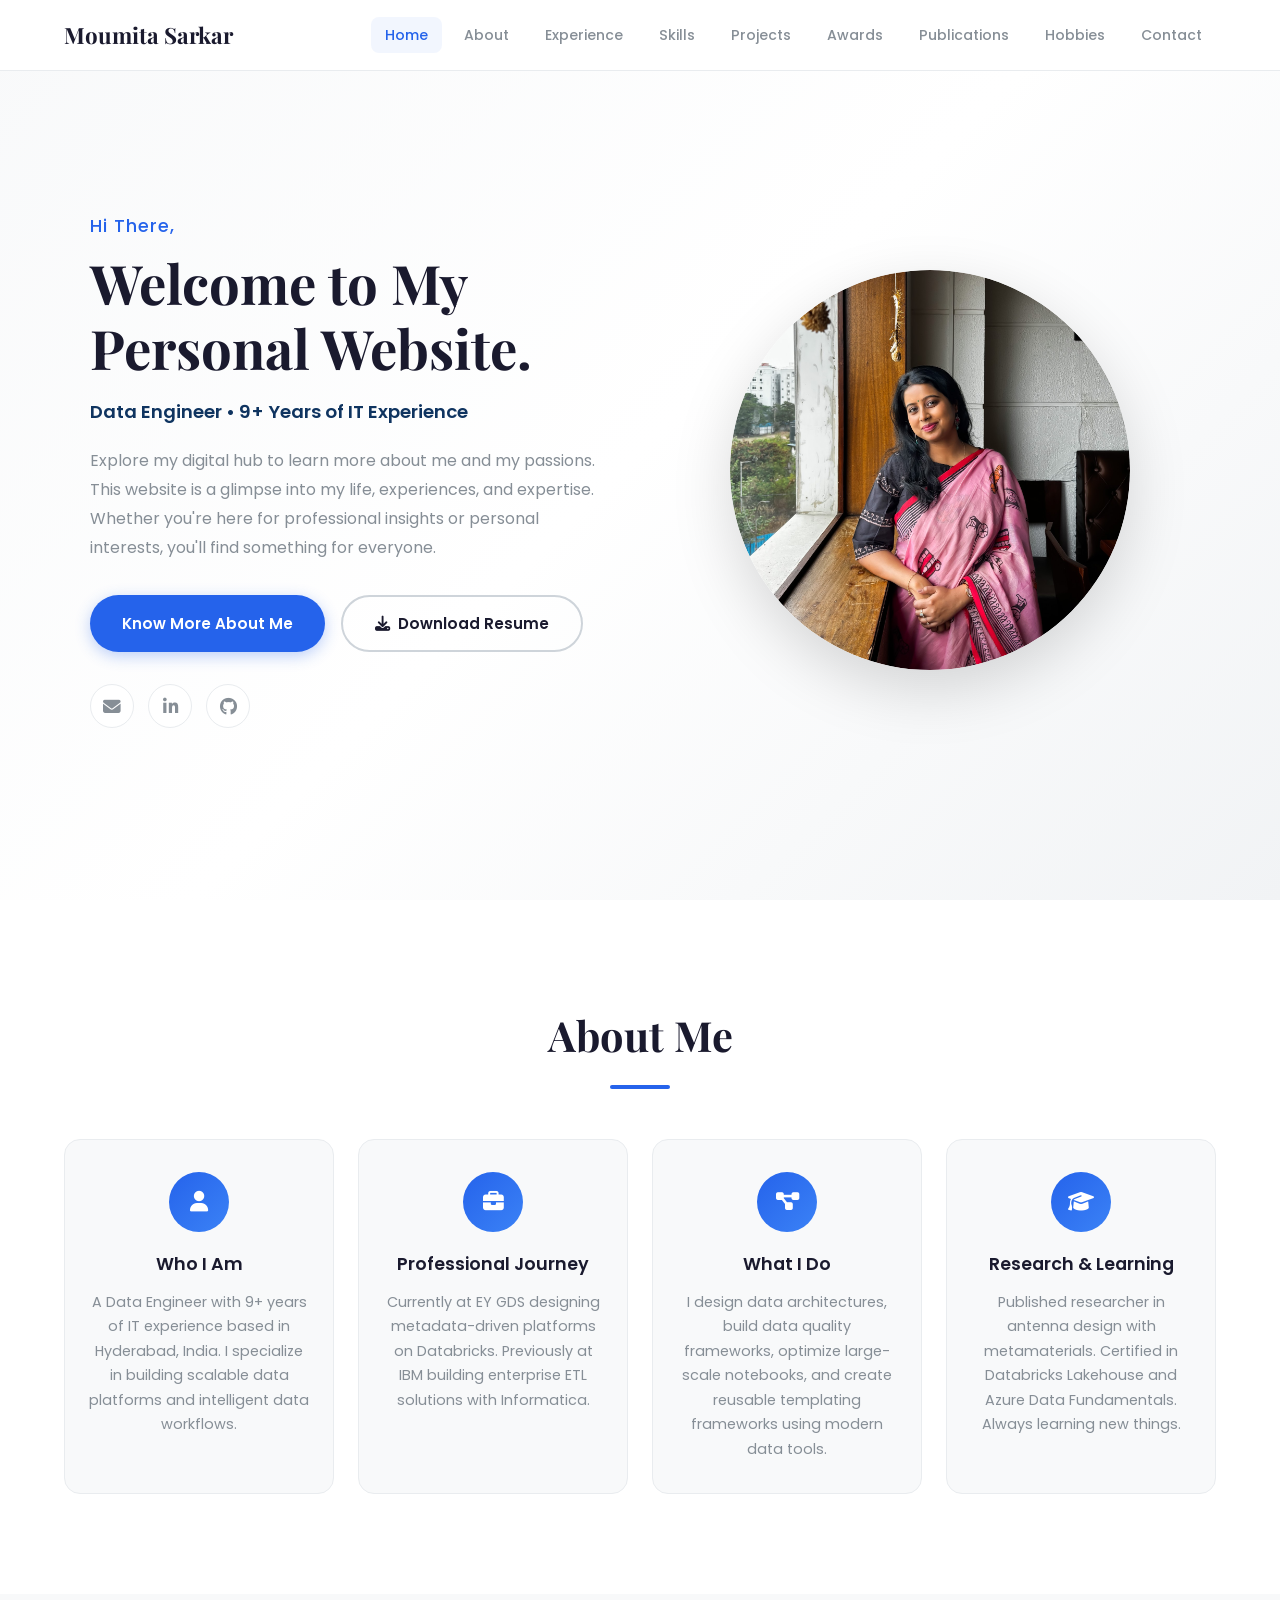
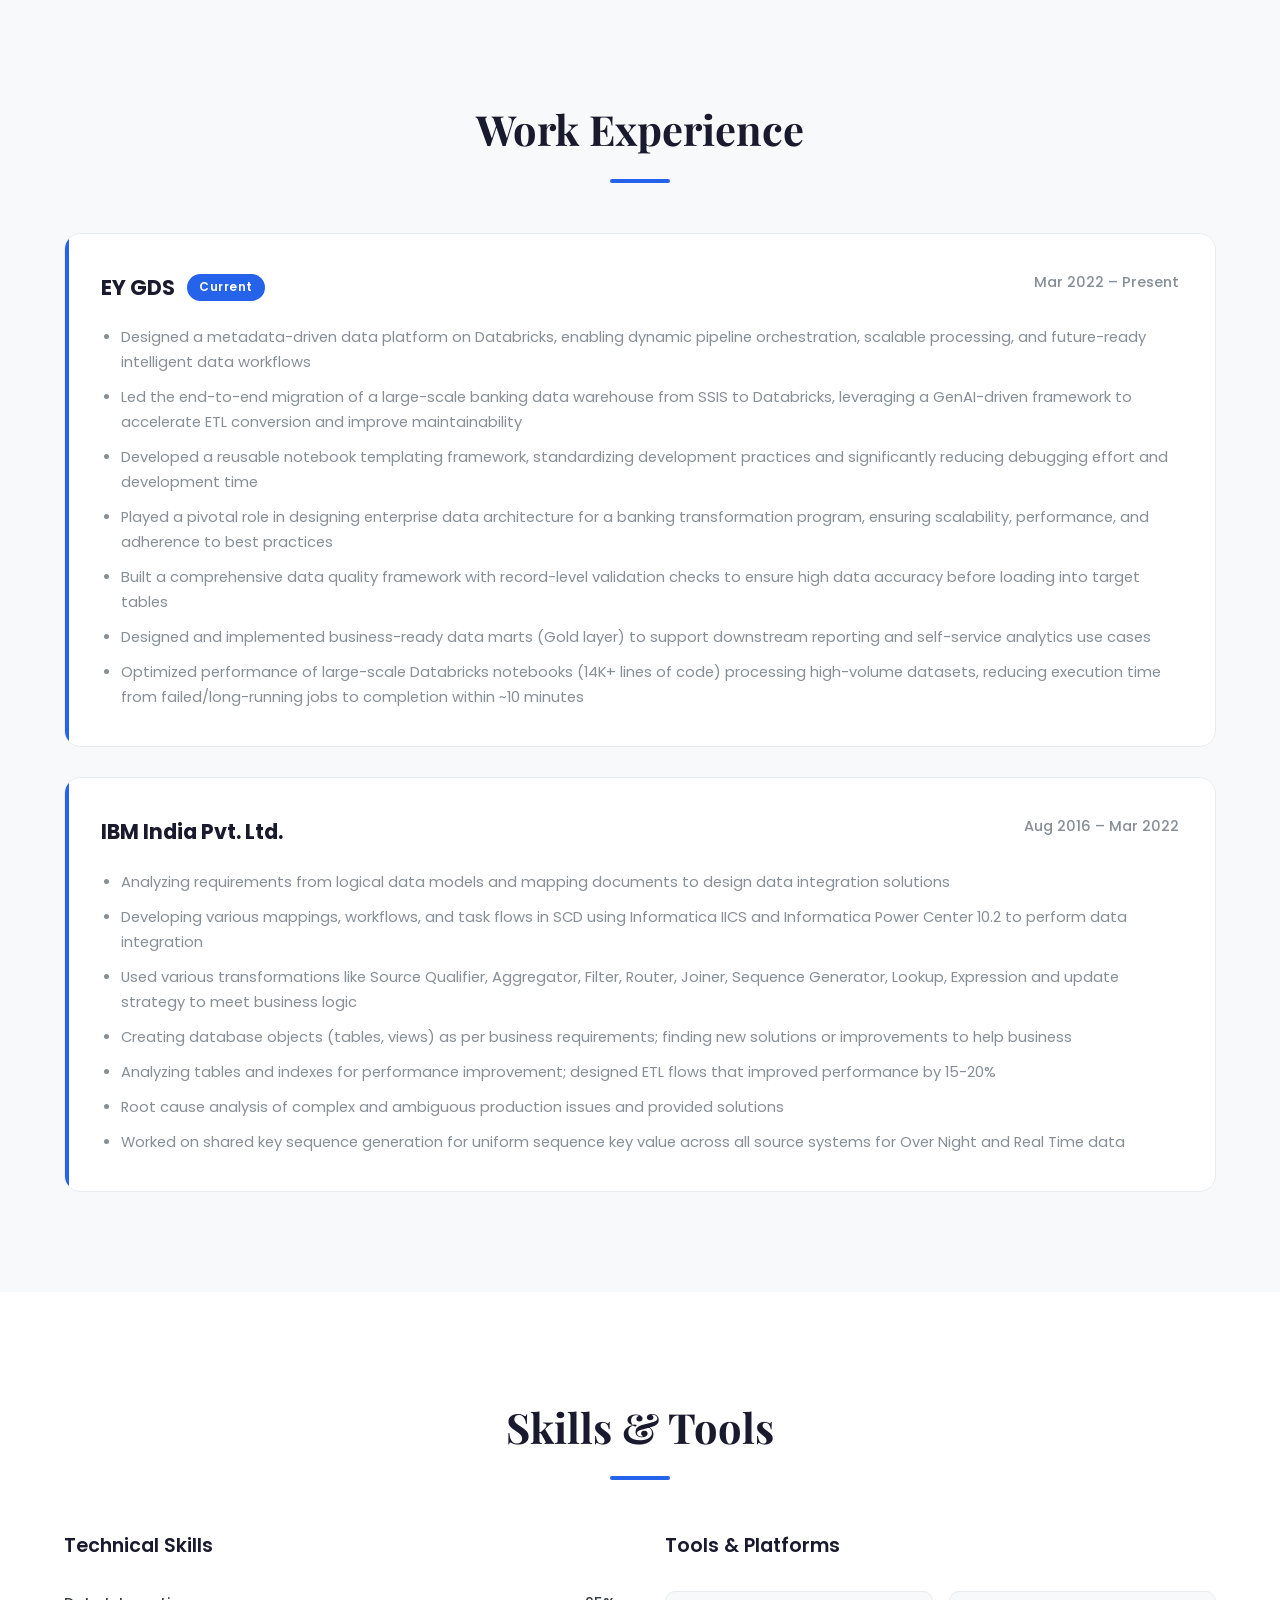
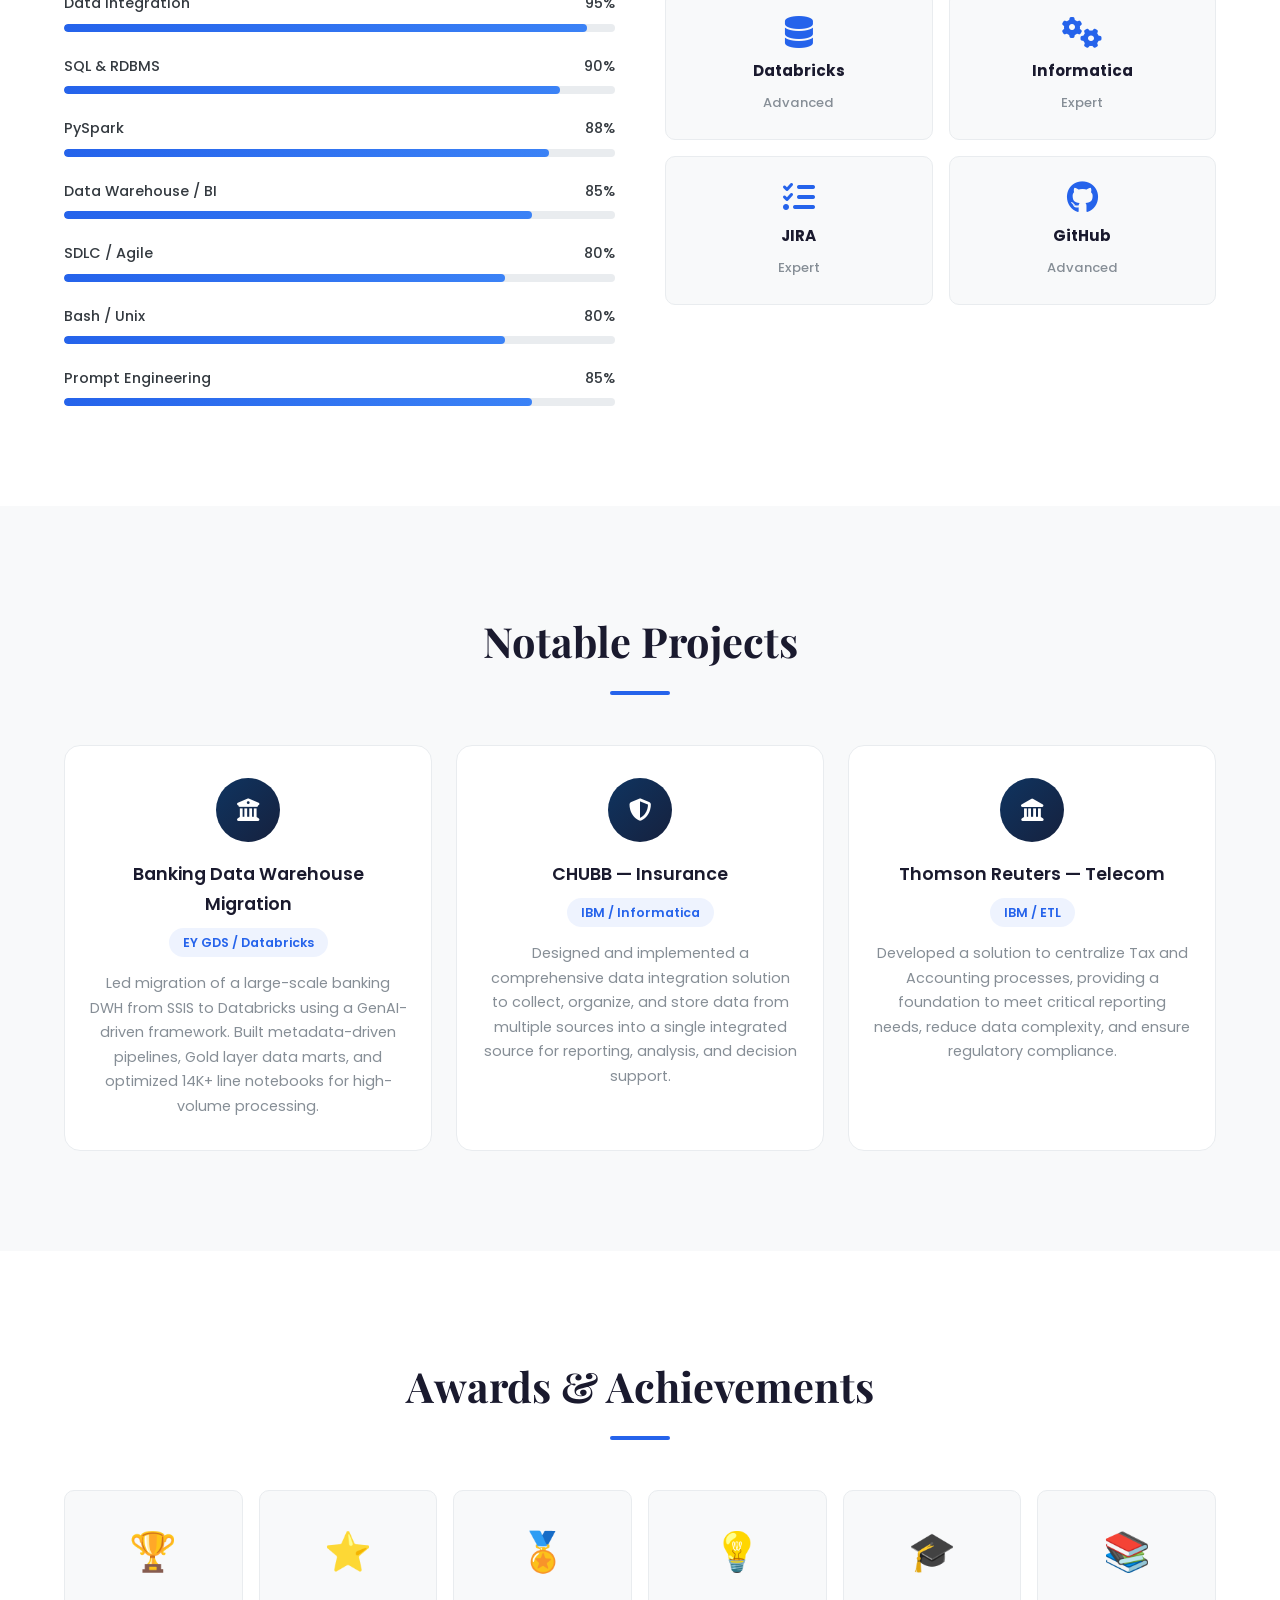
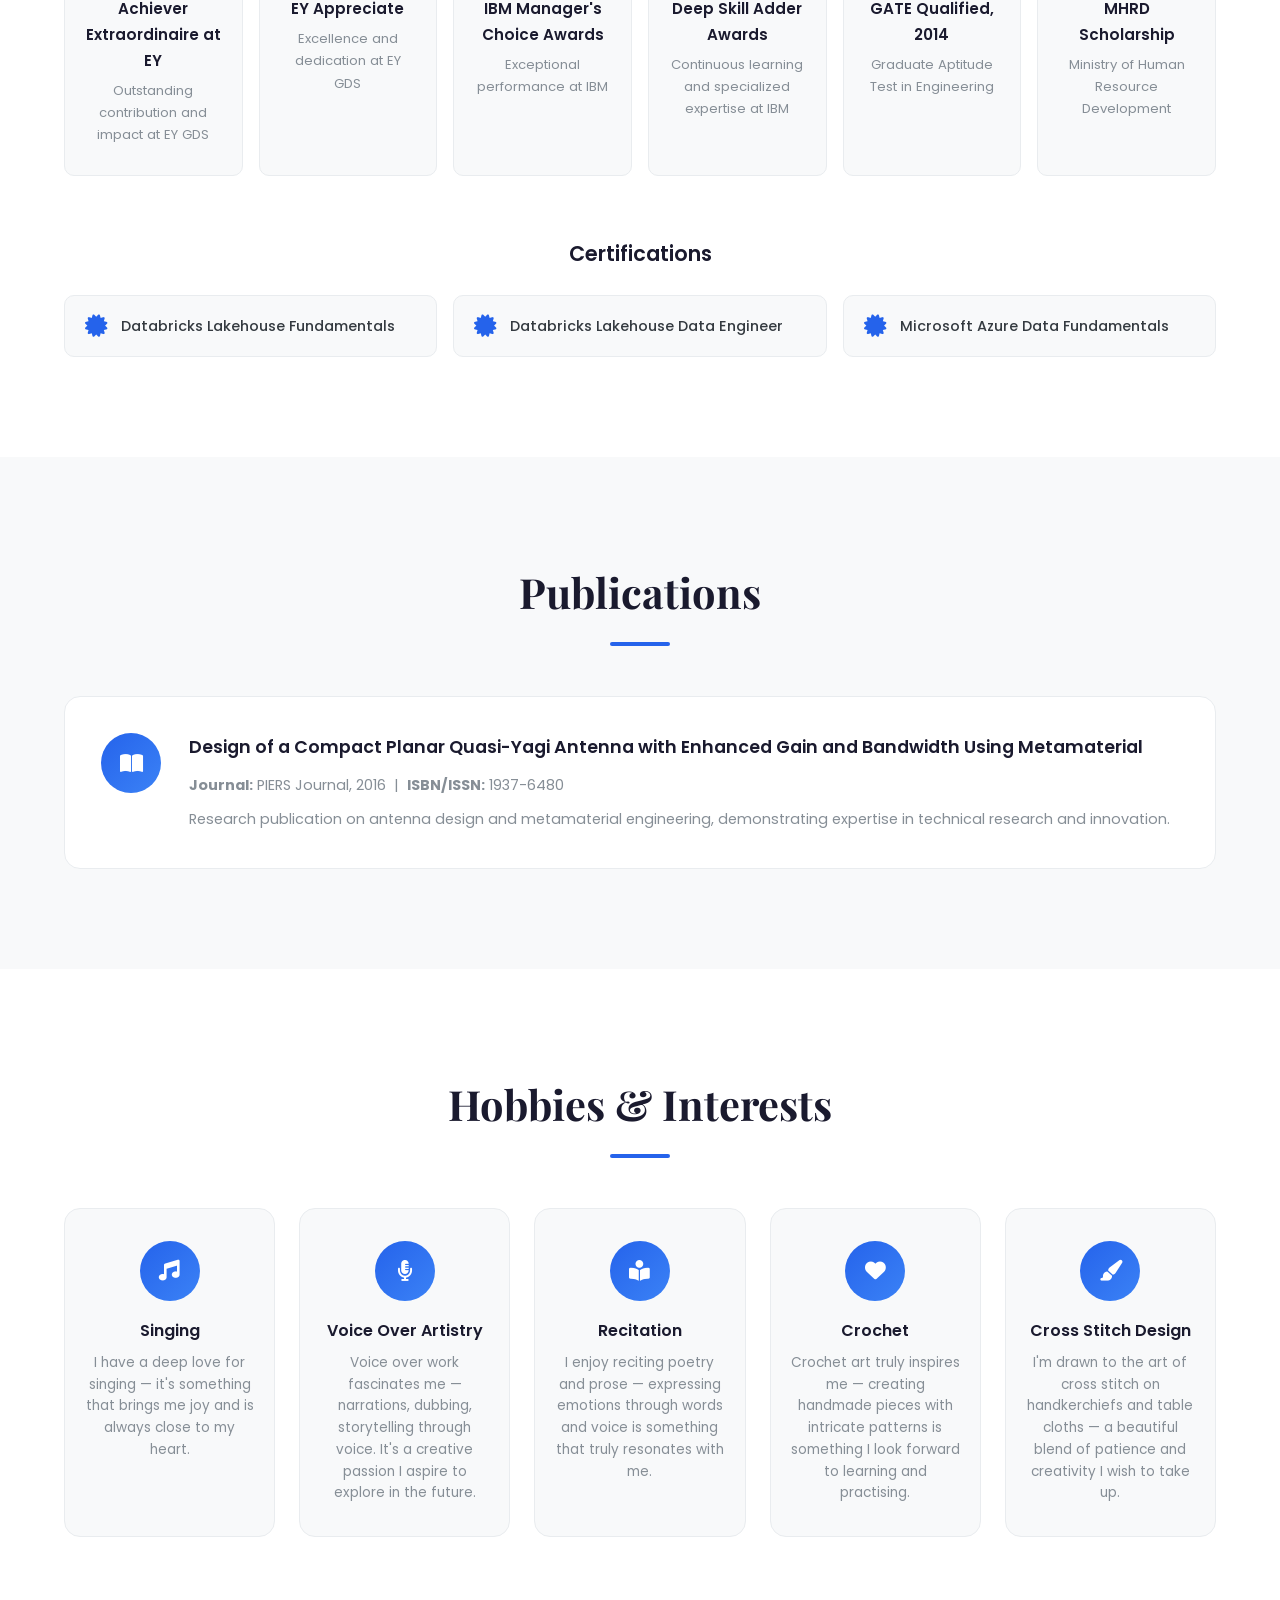
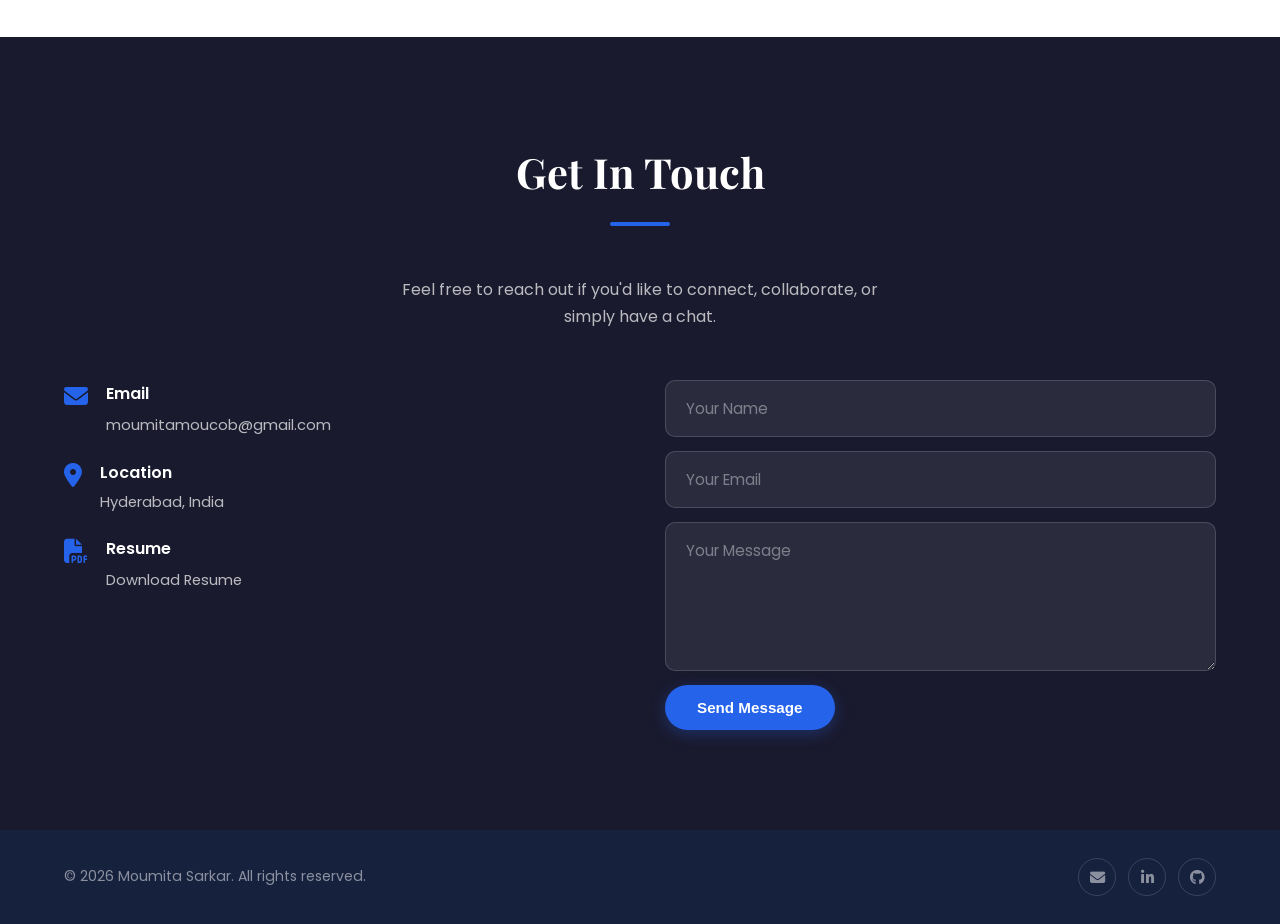
<file: index.html>
<!DOCTYPE html>
<html lang="en">
<head>
    <meta charset="UTF-8">
    <meta name="viewport" content="width=device-width, initial-scale=1.0">
    <title>Moumita Sarkar - Data Engineer Portfolio</title>
    <link rel="stylesheet" href="styles.css">
    <link rel="stylesheet" href="https://cdnjs.cloudflare.com/ajax/libs/font-awesome/6.4.0/css/all.min.css">
    <link rel="preconnect" href="https://fonts.googleapis.com">
    <link rel="preconnect" href="https://fonts.gstatic.com" crossorigin>
    <link href="https://fonts.googleapis.com/css2?family=Poppins:wght@300;400;500;600;700&family=Playfair+Display:wght@400;600;700&display=swap" rel="stylesheet">
</head>
<body>
    <!-- Navigation -->
    <nav class="navbar" id="navbar">
        <div class="nav-container">
            <a href="#home" class="nav-logo">Moumita Sarkar</a>
            <ul class="nav-menu" id="nav-menu">
                <li><a href="#home" class="nav-link">Home</a></li>
                <li><a href="#about" class="nav-link">About</a></li>
                <li><a href="#experience" class="nav-link">Experience</a></li>
                <li><a href="#skills" class="nav-link">Skills</a></li>
                <li><a href="#projects" class="nav-link">Projects</a></li>
                <li><a href="#awards" class="nav-link">Awards</a></li>
                <li><a href="#publications" class="nav-link">Publications</a></li>
                <li><a href="#hobbies" class="nav-link">Hobbies</a></li>
                <li><a href="#contact" class="nav-link">Contact</a></li>
            </ul>
            <div class="hamburger" id="hamburger">
                <span></span><span></span><span></span>
            </div>
        </div>
    </nav>

    <!-- Hero Section -->
    <section id="home" class="hero">
        <div class="hero-container">
            <div class="hero-text">
                <p class="hero-greeting">Hi There,</p>
                <h1 class="hero-title">Welcome to My<br>Personal Website.</h1>
                <p class="hero-subtitle">Data Engineer &bull; 9+ Years of IT Experience</p>
                <p class="hero-description">Explore my digital hub to learn more about me and my passions. This website is a glimpse into my life, experiences, and expertise. Whether you're here for professional insights or personal interests, you'll find something for everyone.</p>
                <div class="hero-cta">
                    <a href="#about" class="btn-cta">Know More About Me</a>
                    <a href="resume.html" class="btn-cta-outline" target="_blank" rel="noopener"><i class="fas fa-download"></i> Download Resume</a>
                </div>
                <div class="hero-socials">
                    <a href="mailto:moumitamoucob@gmail.com?subject=Reaching%20Out%20After%20Viewing%20Your%20Profile" title="Email"><i class="fas fa-envelope"></i></a>
                    <a href="https://www.linkedin.com/in/moumita-sarkar-88948894/" target="_blank" rel="noopener" title="LinkedIn"><i class="fab fa-linkedin-in"></i></a>
                    <a href="#" title="GitHub"><i class="fab fa-github"></i></a>
                </div>
            </div>
            <div class="hero-image">
                <div class="hero-image-wrapper">
                    <img id="profile-photo" src="assets/profile_image.jpg" alt="Moumita Sarkar">
                    <button class="photo-upload-btn" onclick="openAdmin()" title="Change Photo"><i class="fas fa-camera"></i></button>
                </div>
            </div>
        </div>
    </section>

    <!-- About Section -->
    <section id="about" class="discover">
        <div class="section-container">
            <h2 class="section-title">About Me</h2>
            <div class="discover-grid">
                <div class="discover-card">
                    <div class="discover-icon"><i class="fas fa-user"></i></div>
                    <h3>Who I Am</h3>
                    <p>A Data Engineer with 9+ years of IT experience based in Hyderabad, India. I specialize in building scalable data platforms and intelligent data workflows.</p>
                </div>
                <div class="discover-card">
                    <div class="discover-icon"><i class="fas fa-briefcase"></i></div>
                    <h3>Professional Journey</h3>
                    <p>Currently at EY GDS designing metadata-driven platforms on Databricks. Previously at IBM building enterprise ETL solutions with Informatica.</p>
                </div>
                <div class="discover-card">
                    <div class="discover-icon"><i class="fas fa-project-diagram"></i></div>
                    <h3>What I Do</h3>
                    <p>I design data architectures, build data quality frameworks, optimize large-scale notebooks, and create reusable templating frameworks using modern data tools.</p>
                </div>
                <div class="discover-card">
                    <div class="discover-icon"><i class="fas fa-graduation-cap"></i></div>
                    <h3>Research &amp; Learning</h3>
                    <p>Published researcher in antenna design with metamaterials. Certified in Databricks Lakehouse and Azure Data Fundamentals. Always learning new things.</p>
                </div>
            </div>
        </div>
    </section>

    <!-- Experience Section -->
    <section id="experience" class="experience">
        <div class="section-container">
            <h2 class="section-title">Work Experience</h2>
            <div class="exp-timeline">
                <div class="exp-card">
                    <div class="exp-header">
                        <div class="exp-company">
                            <h3>EY GDS</h3>
                            <span class="exp-badge">Current</span>
                        </div>
                        <span class="exp-date">Mar 2022 – Present</span>
                    </div>
                    <ul class="exp-list">
                        <li>Designed a metadata-driven data platform on Databricks, enabling dynamic pipeline orchestration, scalable processing, and future-ready intelligent data workflows</li>
                        <li>Led the end-to-end migration of a large-scale banking data warehouse from SSIS to Databricks, leveraging a GenAI-driven framework to accelerate ETL conversion and improve maintainability</li>
                        <li>Developed a reusable notebook templating framework, standardizing development practices and significantly reducing debugging effort and development time</li>
                        <li>Played a pivotal role in designing enterprise data architecture for a banking transformation program, ensuring scalability, performance, and adherence to best practices</li>
                        <li>Built a comprehensive data quality framework with record-level validation checks to ensure high data accuracy before loading into target tables</li>
                        <li>Designed and implemented business-ready data marts (Gold layer) to support downstream reporting and self-service analytics use cases</li>
                        <li>Optimized performance of large-scale Databricks notebooks (14K+ lines of code) processing high-volume datasets, reducing execution time from failed/long-running jobs to completion within ~10 minutes</li>
                    </ul>
                </div>
                <div class="exp-card">
                    <div class="exp-header">
                        <div class="exp-company">
                            <h3>IBM India Pvt. Ltd.</h3>
                        </div>
                        <span class="exp-date">Aug 2016 – Mar 2022</span>
                    </div>
                    <ul class="exp-list">
                        <li>Analyzing requirements from logical data models and mapping documents to design data integration solutions</li>
                        <li>Developing various mappings, workflows, and task flows in SCD using Informatica IICS and Informatica Power Center 10.2 to perform data integration</li>
                        <li>Used various transformations like Source Qualifier, Aggregator, Filter, Router, Joiner, Sequence Generator, Lookup, Expression and update strategy to meet business logic</li>
                        <li>Creating database objects (tables, views) as per business requirements; finding new solutions or improvements to help business</li>
                        <li>Analyzing tables and indexes for performance improvement; designed ETL flows that improved performance by 15-20%</li>
                        <li>Root cause analysis of complex and ambiguous production issues and provided solutions</li>
                        <li>Worked on shared key sequence generation for uniform sequence key value across all source systems for Over Night and Real Time data</li>
                    </ul>
                </div>
            </div>
        </div>
    </section>

    <!-- Skills Section -->
    <section id="skills" class="skills-section">
        <div class="section-container">
            <h2 class="section-title">Skills &amp; Tools</h2>
            <div class="skills-wrapper">
                <div class="skills-col">
                    <h3 class="skills-col-title">Technical Skills</h3>
                    <div class="skill-bars">
                        <div class="skill-row">
                            <div class="skill-info"><span>Data Integration</span><span>95%</span></div>
                            <div class="skill-track"><div class="skill-fill" data-width="95"></div></div>
                        </div>
                        <div class="skill-row">
                            <div class="skill-info"><span>SQL &amp; RDBMS</span><span>90%</span></div>
                            <div class="skill-track"><div class="skill-fill" data-width="90"></div></div>
                        </div>
                        <div class="skill-row">
                            <div class="skill-info"><span>PySpark</span><span>88%</span></div>
                            <div class="skill-track"><div class="skill-fill" data-width="88"></div></div>
                        </div>
                        <div class="skill-row">
                            <div class="skill-info"><span>Data Warehouse / BI</span><span>85%</span></div>
                            <div class="skill-track"><div class="skill-fill" data-width="85"></div></div>
                        </div>
                        <div class="skill-row">
                            <div class="skill-info"><span>SDLC / Agile</span><span>80%</span></div>
                            <div class="skill-track"><div class="skill-fill" data-width="80"></div></div>
                        </div>
                        <div class="skill-row">
                            <div class="skill-info"><span>Bash / Unix</span><span>80%</span></div>
                            <div class="skill-track"><div class="skill-fill" data-width="80"></div></div>
                        </div>
                        <div class="skill-row">
                            <div class="skill-info"><span>Prompt Engineering</span><span>85%</span></div>
                            <div class="skill-track"><div class="skill-fill" data-width="85"></div></div>
                        </div>
                    </div>
                </div>
                <div class="skills-col">
                    <h3 class="skills-col-title">Tools &amp; Platforms</h3>
                    <div class="tools-grid">
                        <div class="tool-card">
                            <i class="fas fa-database"></i>
                            <strong>Databricks</strong>
                            <span>Advanced</span>
                        </div>
                        <div class="tool-card">
                            <i class="fas fa-cogs"></i>
                            <strong>Informatica</strong>
                            <span>Expert</span>
                        </div>
                        <div class="tool-card">
                            <i class="fas fa-tasks"></i>
                            <strong>JIRA</strong>
                            <span>Expert</span>
                        </div>
                        <div class="tool-card">
                            <i class="fab fa-github"></i>
                            <strong>GitHub</strong>
                            <span>Advanced</span>
                        </div>
                    </div>
                </div>
            </div>
        </div>
    </section>

    <!-- Projects Section -->
    <section id="projects" class="projects-section">
        <div class="section-container">
            <h2 class="section-title">Notable Projects</h2>
            <div class="project-cards">
                <div class="project-card">
                    <div class="project-icon"><i class="fas fa-university"></i></div>
                    <h3>Banking Data Warehouse Migration</h3>
                    <span class="project-tag">EY GDS / Databricks</span>
                    <p>Led migration of a large-scale banking DWH from SSIS to Databricks using a GenAI-driven framework. Built metadata-driven pipelines, Gold layer data marts, and optimized 14K+ line notebooks for high-volume processing.</p>
                </div>
                <div class="project-card">
                    <div class="project-icon"><i class="fas fa-shield-alt"></i></div>
                    <h3>CHUBB — Insurance</h3>
                    <span class="project-tag">IBM / Informatica</span>
                    <p>Designed and implemented a comprehensive data integration solution to collect, organize, and store data from multiple sources into a single integrated source for reporting, analysis, and decision support.</p>
                </div>
                <div class="project-card">
                    <div class="project-icon"><i class="fas fa-landmark"></i></div>
                    <h3>Thomson Reuters — Telecom</h3>
                    <span class="project-tag">IBM / ETL</span>
                    <p>Developed a solution to centralize Tax and Accounting processes, providing a foundation to meet critical reporting needs, reduce data complexity, and ensure regulatory compliance.</p>
                </div>
            </div>
        </div>
    </section>

    <!-- Awards Section -->
    <section id="awards" class="awards-section">
        <div class="section-container">
            <h2 class="section-title">Awards &amp; Achievements</h2>
            <div class="awards-grid">
                <div class="award-item"><div class="award-icon">🏆</div><h4>Achiever Extraordinaire at EY</h4><p>Outstanding contribution and impact at EY GDS</p></div>
                <div class="award-item"><div class="award-icon">⭐</div><h4>EY Appreciate</h4><p>Excellence and dedication at EY GDS</p></div>
                <div class="award-item"><div class="award-icon">🏅</div><h4>IBM Manager's Choice Awards</h4><p>Exceptional performance at IBM</p></div>
                <div class="award-item"><div class="award-icon">💡</div><h4>Deep Skill Adder Awards</h4><p>Continuous learning and specialized expertise at IBM</p></div>
                <div class="award-item"><div class="award-icon">🎓</div><h4>GATE Qualified, 2014</h4><p>Graduate Aptitude Test in Engineering</p></div>
                <div class="award-item"><div class="award-icon">📚</div><h4>MHRD Scholarship</h4><p>Ministry of Human Resource Development</p></div>
            </div>
            <h3 class="sub-section-title">Certifications</h3>
            <div class="cert-grid">
                <div class="cert-card"><i class="fas fa-certificate"></i><span>Databricks Lakehouse Fundamentals</span></div>
                <div class="cert-card"><i class="fas fa-certificate"></i><span>Databricks Lakehouse Data Engineer</span></div>
                <div class="cert-card"><i class="fas fa-certificate"></i><span>Microsoft Azure Data Fundamentals</span></div>
            </div>
        </div>
    </section>

    <!-- Publications Section -->
    <section id="publications" class="publications-section">
        <div class="section-container">
            <h2 class="section-title">Publications</h2>
            <div class="pub-card">
                <div class="pub-icon"><i class="fas fa-book-open"></i></div>
                <div class="pub-content">
                    <h3>Design of a Compact Planar Quasi-Yagi Antenna with Enhanced Gain and Bandwidth Using Metamaterial</h3>
                    <p class="pub-meta"><strong>Journal:</strong> PIERS Journal, 2016 &nbsp;|&nbsp; <strong>ISBN/ISSN:</strong> 1937-6480</p>
                    <p>Research publication on antenna design and metamaterial engineering, demonstrating expertise in technical research and innovation.</p>
                </div>
            </div>
        </div>
    </section>

    <!-- Hobbies Section -->
    <section id="hobbies" class="hobbies-section">
        <div class="section-container">
            <h2 class="section-title">Hobbies &amp; Interests</h2>
            <div class="hobbies-grid">
                <div class="hobby-card">
                    <div class="hobby-icon"><i class="fas fa-music"></i></div>
                    <h3>Singing</h3>
                    <p>I have a deep love for singing — it's something that brings me joy and is always close to my heart.</p>
                </div>
                <div class="hobby-card">
                    <div class="hobby-icon"><i class="fas fa-microphone-alt"></i></div>
                    <h3>Voice Over Artistry</h3>
                    <p>Voice over work fascinates me — narrations, dubbing, storytelling through voice. It's a creative passion I aspire to explore in the future.</p>
                </div>
                <div class="hobby-card">
                    <div class="hobby-icon"><i class="fas fa-book-reader"></i></div>
                    <h3>Recitation</h3>
                    <p>I enjoy reciting poetry and prose — expressing emotions through words and voice is something that truly resonates with me.</p>
                </div>
                <div class="hobby-card">
                    <div class="hobby-icon"><i class="fas fa-heart"></i></div>
                    <h3>Crochet</h3>
                    <p>Crochet art truly inspires me — creating handmade pieces with intricate patterns is something I look forward to learning and practising.</p>
                </div>
                <div class="hobby-card">
                    <div class="hobby-icon"><i class="fas fa-paint-brush"></i></div>
                    <h3>Cross Stitch Design</h3>
                    <p>I'm drawn to the art of cross stitch on handkerchiefs and table cloths — a beautiful blend of patience and creativity I wish to take up.</p>
                </div>
            </div>
        </div>
    </section>

    <!-- Contact Section -->
    <section id="contact" class="contact-section">
        <div class="section-container">
            <h2 class="section-title">Get In Touch</h2>
            <p class="contact-intro">Feel free to reach out if you'd like to connect, collaborate, or simply have a chat.</p>
            <div class="contact-grid">
                <div class="contact-info-col">
                    <div class="contact-card">
                        <i class="fas fa-envelope"></i>
                        <div><h4>Email</h4><a href="mailto:moumitamoucob@gmail.com?subject=Reaching%20Out%20After%20Viewing%20Your%20Profile">moumitamoucob@gmail.com</a></div>
                    </div>
                    <div class="contact-card">
                        <i class="fas fa-map-marker-alt"></i>
                        <div><h4>Location</h4><p>Hyderabad, India</p></div>
                    </div>
                    <div class="contact-card">
                        <i class="fas fa-file-pdf"></i>
                        <div><h4>Resume</h4><a href="resume.html" target="_blank" rel="noopener">Download Resume</a></div>
                    </div>
                </div>
                <form class="contact-form" onsubmit="handleSubmit(event)">
                    <input type="text" placeholder="Your Name" required>
                    <input type="email" placeholder="Your Email" required>
                    <textarea placeholder="Your Message" rows="5" required></textarea>
                    <button type="submit" class="btn-cta">Send Message</button>
                </form>
            </div>
        </div>
    </section>

    <!-- Footer -->
    <footer class="footer">
        <div class="section-container">
            <div class="footer-content">
                <p>&copy; 2026 Moumita Sarkar. All rights reserved.</p>
                <div class="footer-socials">
                    <a href="mailto:moumitamoucob@gmail.com?subject=Reaching%20Out%20After%20Viewing%20Your%20Profile" title="Email"><i class="fas fa-envelope"></i></a>
                    <a href="https://www.linkedin.com/in/moumita-sarkar-88948894/" target="_blank" rel="noopener" title="LinkedIn"><i class="fab fa-linkedin-in"></i></a>
                    <a href="#" title="GitHub"><i class="fab fa-github"></i></a>
                </div>
            </div>
        </div>
    </footer>

    <!-- Hidden Admin Photo Upload Panel -->
    <div id="admin-panel" class="admin-panel" style="display:none;">
        <div class="admin-overlay" onclick="closeAdmin()"></div>
        <div class="admin-dialog">
            <h3>Upload Profile Photo</h3>
            <p>Select a photo to update your profile image.</p>
            <input type="file" id="photo-input" accept="image/*">
            <div class="admin-preview" id="admin-preview"></div>
            <div class="admin-actions">
                <button onclick="savePhoto()" class="admin-btn save">Save Photo</button>
                <button onclick="clearPhoto()" class="admin-btn clear">Reset to Default</button>
                <button onclick="closeAdmin()" class="admin-btn cancel">Cancel</button>
            </div>
        </div>
    </div>

    <script src="script.js"></script>
</body>
</html>
</file>
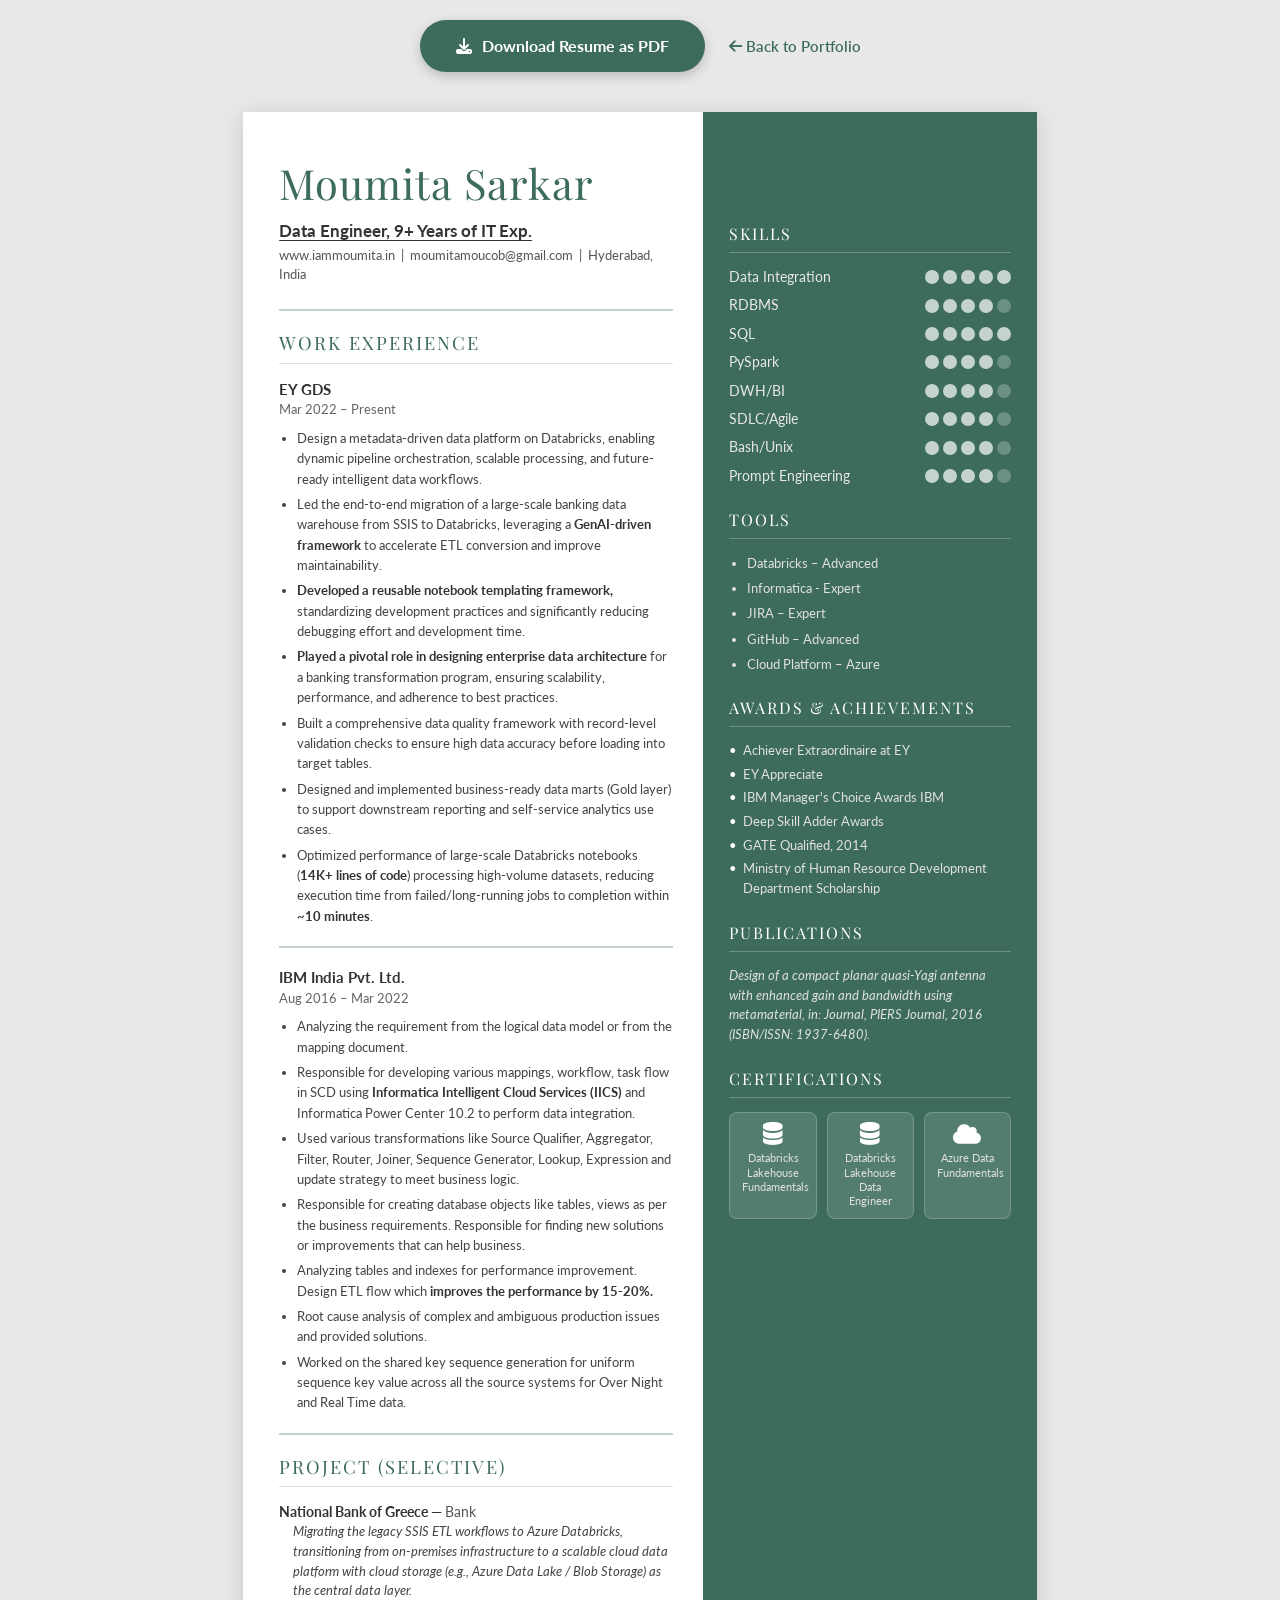
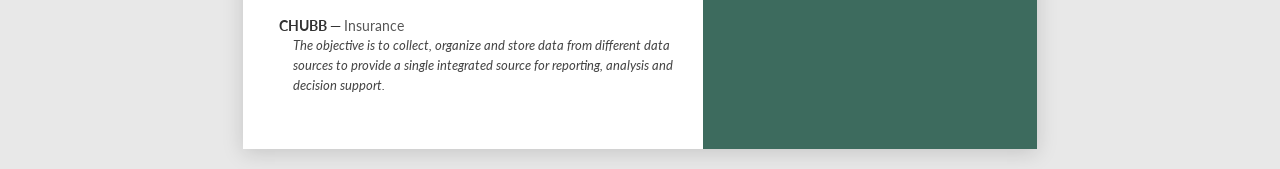
<file: resume.html>
<!DOCTYPE html>
<html lang="en">
<head>
    <meta charset="UTF-8">
    <meta name="viewport" content="width=device-width, initial-scale=1.0">
    <title>Moumita Sarkar - Resume</title>
    <link rel="stylesheet" href="https://cdnjs.cloudflare.com/ajax/libs/font-awesome/6.4.0/css/all.min.css">
    <style>
        @import url('https://fonts.googleapis.com/css2?family=Lato:ital,wght@0,300;0,400;0,700;0,900;1,400&family=Playfair+Display:wght@400;700&display=swap');

        *, *::before, *::after { margin: 0; padding: 0; box-sizing: border-box; }

        body {
            font-family: 'Lato', sans-serif;
            color: #333;
            background: #e8e8e8;
            line-height: 1.5;
            -webkit-print-color-adjust: exact;
            print-color-adjust: exact;
        }

        .resume-page {
            width: 210mm;
            min-height: 297mm;
            margin: 20px auto;
            background: #fff;
            box-shadow: 0 4px 20px rgba(0,0,0,0.15);
            display: grid;
            grid-template-columns: 58% 42%;
            overflow: hidden;
        }

        /* ===== LEFT COLUMN ===== */
        .left-col {
            padding: 40px 30px 40px 36px;
            background: #fff;
        }

        /* Name Header */
        .resume-name {
            font-family: 'Playfair Display', serif;
            font-size: 2.6rem;
            font-weight: 400;
            color: #3d6b5e;
            margin-bottom: 4px;
            letter-spacing: 1px;
        }
        .resume-title {
            font-size: 1.05rem;
            font-weight: 700;
            color: #333;
            margin-bottom: 2px;
            text-decoration: underline;
            text-underline-offset: 3px;
        }
        .resume-contact {
            font-size: 0.82rem;
            color: #555;
            margin-bottom: 24px;
        }
        .resume-contact a { color: #555; text-decoration: none; }

        .divider {
            border: none;
            border-top: 2px solid #3d6b5e;
            margin: 18px 0;
            opacity: 0.3;
        }

        /* Section headings */
        .section-heading {
            font-family: 'Playfair Display', serif;
            font-size: 1.15rem;
            font-weight: 400;
            color: #3d6b5e;
            letter-spacing: 2px;
            text-transform: uppercase;
            margin-bottom: 14px;
            border-bottom: 1px solid rgba(61,107,94,0.2);
            padding-bottom: 6px;
        }

        /* Experience */
        .exp-block { margin-bottom: 20px; }
        .exp-company-name {
            font-size: 0.95rem;
            font-weight: 700;
            color: #333;
        }
        .exp-duration {
            font-size: 0.82rem;
            color: #666;
            margin-bottom: 8px;
        }
        .exp-bullets {
            padding-left: 18px;
            margin: 0;
        }
        .exp-bullets li {
            font-size: 0.82rem;
            color: #444;
            margin-bottom: 5px;
            line-height: 1.55;
        }
        .exp-bullets li strong {
            font-weight: 700;
            color: #333;
        }

        /* Projects */
        .project-block { margin-bottom: 14px; }
        .project-block h4 {
            font-size: 0.88rem;
            font-weight: 700;
            color: #333;
        }
        .project-block h4 span {
            font-weight: 400;
            color: #555;
        }
        .project-block p {
            font-size: 0.82rem;
            color: #444;
            font-style: italic;
            padding-left: 14px;
        }

        /* ===== RIGHT COLUMN ===== */
        .right-col {
            background: #3d6b5e;
            color: #fff;
            padding: 110px 26px 40px 26px;
        }

        .right-heading {
            font-family: 'Playfair Display', serif;
            font-size: 1rem;
            font-weight: 400;
            letter-spacing: 2px;
            text-transform: uppercase;
            margin-bottom: 14px;
            border-bottom: 1px solid rgba(255,255,255,0.25);
            padding-bottom: 6px;
            color: #fff;
        }

        .right-section { margin-bottom: 22px; }

        /* Skills with dots */
        .skill-row {
            display: flex;
            justify-content: space-between;
            align-items: center;
            margin-bottom: 8px;
        }
        .skill-label {
            font-size: 0.85rem;
            color: #e8e8e8;
        }
        .skill-dots {
            display: flex;
            gap: 4px;
        }
        .skill-dots .dot {
            width: 14px;
            height: 14px;
            border-radius: 50%;
            background: rgba(255,255,255,0.25);
        }
        .skill-dots .dot.filled {
            background: rgba(255,255,255,0.7);
        }

        /* Tools list */
        .right-list {
            padding-left: 18px;
        }
        .right-list li {
            font-size: 0.84rem;
            color: #e0e0e0;
            margin-bottom: 5px;
            line-height: 1.5;
        }

        /* Awards */
        .right-list-plain {
            list-style: none;
            padding: 0;
        }
        .right-list-plain li {
            font-size: 0.82rem;
            color: #e0e0e0;
            margin-bottom: 4px;
            padding-left: 14px;
            position: relative;
            line-height: 1.5;
        }
        .right-list-plain li::before {
            content: '•';
            position: absolute;
            left: 0;
            color: #fff;
        }

        /* Publications */
        .pub-text {
            font-size: 0.8rem;
            color: #e0e0e0;
            line-height: 1.55;
            font-style: italic;
        }

        /* Certifications */
        .cert-badges {
            display: flex;
            gap: 10px;
            flex-wrap: wrap;
        }
        .cert-badge {
            background: rgba(255,255,255,0.12);
            border: 1px solid rgba(255,255,255,0.2);
            border-radius: 8px;
            padding: 10px 12px;
            text-align: center;
            flex: 1;
            min-width: 80px;
        }
        .cert-badge i {
            display: block;
            font-size: 1.4rem;
            margin-bottom: 6px;
            color: #fff;
        }
        .cert-badge span {
            font-size: 0.68rem;
            color: #e0e0e0;
            line-height: 1.3;
            display: block;
        }

        /* ===== DOWNLOAD BAR ===== */
        .download-bar {
            text-align: center;
            padding: 20px;
            background: #e8e8e8;
        }
        .download-btn {
            display: inline-flex;
            align-items: center;
            gap: 10px;
            background: #3d6b5e;
            color: #fff;
            padding: 14px 36px;
            border-radius: 50px;
            font-family: 'Lato', sans-serif;
            font-size: 1rem;
            font-weight: 700;
            text-decoration: none;
            transition: 0.3s;
            box-shadow: 0 4px 12px rgba(0,0,0,0.2);
        }
        .download-btn:hover {
            background: #2e5247;
            transform: translateY(-2px);
            box-shadow: 0 6px 18px rgba(0,0,0,0.3);
        }
        .back-link {
            display: inline-block;
            margin-left: 20px;
            color: #3d6b5e;
            font-weight: 600;
            font-size: 0.95rem;
            text-decoration: none;
        }
        .back-link:hover { text-decoration: underline; }

        /* ===== PRINT ===== */
        @media print {
            body { background: #fff; }
            .resume-page { margin: 0; box-shadow: none; width: 100%; }
            .download-bar { display: none; }
        }

        @media (max-width: 800px) {
            .resume-page {
                width: 100%;
                grid-template-columns: 1fr;
                margin: 0;
            }
            .right-col { padding-top: 30px; }
        }
    </style>
</head>
<body>

    <div class="download-bar" id="download-bar">
        <a href="#" class="download-btn" onclick="downloadResume(); return false;">
            <i class="fas fa-download"></i> Download Resume as PDF
        </a>
        <a href="index.html" class="back-link"><i class="fas fa-arrow-left"></i> Back to Portfolio</a>
    </div>

    <div class="resume-page" id="resume">

        <!-- LEFT COLUMN -->
        <div class="left-col">
            <h1 class="resume-name">Moumita Sarkar</h1>
            <p class="resume-title">Data Engineer, 9+ Years of IT Exp.</p>
            <p class="resume-contact"><a href="https://moumita-de.github.io/Moumita-Portfolio/" target="_blank" rel="noopener">www.iammoumita.in</a> &nbsp;|&nbsp; <a href="mailto:moumitamoucob@gmail.com">moumitamoucob@gmail.com</a> &nbsp;|&nbsp; Hyderabad, India</p>

            <hr class="divider">

            <h2 class="section-heading">Work Experience</h2>

            <div class="exp-block">
                <p class="exp-company-name">EY GDS</p>
                <p class="exp-duration">Mar 2022 – Present</p>
                <ul class="exp-bullets">
                    <li>Design a metadata-driven data platform on Databricks, enabling dynamic pipeline orchestration, scalable processing, and future-ready intelligent data workflows.</li>
                    <li>Led the end-to-end migration of a large-scale banking data warehouse from SSIS to Databricks, leveraging a <strong>GenAI-driven framework</strong> to accelerate ETL conversion and improve maintainability.</li>
                    <li><strong>Developed a reusable notebook templating framework,</strong> standardizing development practices and significantly reducing debugging effort and development time.</li>
                    <li><strong>Played a pivotal role in designing enterprise data architecture</strong> for a banking transformation program, ensuring scalability, performance, and adherence to best practices.</li>
                    <li>Built a comprehensive data quality framework with record-level validation checks to ensure high data accuracy before loading into target tables.</li>
                    <li>Designed and implemented business-ready data marts (Gold layer) to support downstream reporting and self-service analytics use cases.</li>
                    <li>Optimized performance of large-scale Databricks notebooks (<strong>14K+ lines of code</strong>) processing high-volume datasets, reducing execution time from failed/long-running jobs to completion within <strong>~10 minutes</strong>.</li>
                </ul>
            </div>

            <hr class="divider">

            <div class="exp-block" style="page-break-before: always;">
                <p class="exp-company-name">IBM India Pvt. Ltd.</p>
                <p class="exp-duration">Aug 2016 – Mar 2022</p>
                <ul class="exp-bullets">
                    <li>Analyzing the requirement from the logical data model or from the mapping document.</li>
                    <li>Responsible for developing various mappings, workflow, task flow in SCD using <strong>Informatica Intelligent Cloud Services (IICS)</strong> and Informatica Power Center 10.2 to perform data integration.</li>
                    <li>Used various transformations like Source Qualifier, Aggregator, Filter, Router, Joiner, Sequence Generator, Lookup, Expression and update strategy to meet business logic.</li>
                    <li>Responsible for creating database objects like tables, views as per the business requirements. Responsible for finding new solutions or improvements that can help business.</li>
                    <li>Analyzing tables and indexes for performance improvement. Design ETL flow which <strong>improves the performance by 15-20%.</strong></li>
                    <li>Root cause analysis of complex and ambiguous production issues and provided solutions.</li>
                    <li>Worked on the shared key sequence generation for uniform sequence key value across all the source systems for Over Night and Real Time data.</li>
                </ul>
            </div>

            <hr class="divider">

            <h2 class="section-heading">Project (Selective)</h2>

            <div class="project-block">
                <h4>National Bank of Greece — <span>Bank</span></h4>
                <p>Migrating the legacy SSIS ETL workflows to Azure Databricks, transitioning from on-premises infrastructure to a scalable cloud data platform with cloud storage (e.g., Azure Data Lake / Blob Storage) as the central data layer.</p>
            </div>
            <div class="project-block">
                <h4>CHUBB — <span>Insurance</span></h4>
                <p>The objective is to collect, organize and store data from different data sources to provide a single integrated source for reporting, analysis and decision support.</p>
            </div>
        </div>

        <!-- RIGHT COLUMN -->
        <div class="right-col">

            <div class="right-section">
                <h3 class="right-heading">Skills</h3>
                <div class="skill-row">
                    <span class="skill-label">Data Integration</span>
                    <div class="skill-dots"><span class="dot filled"></span><span class="dot filled"></span><span class="dot filled"></span><span class="dot filled"></span><span class="dot filled"></span></div>
                </div>
                <div class="skill-row">
                    <span class="skill-label">RDBMS</span>
                    <div class="skill-dots"><span class="dot filled"></span><span class="dot filled"></span><span class="dot filled"></span><span class="dot filled"></span><span class="dot"></span></div>
                </div>
                <div class="skill-row">
                    <span class="skill-label">SQL</span>
                    <div class="skill-dots"><span class="dot filled"></span><span class="dot filled"></span><span class="dot filled"></span><span class="dot filled"></span><span class="dot filled"></span></div>
                </div>
                <div class="skill-row">
                    <span class="skill-label">PySpark</span>
                    <div class="skill-dots"><span class="dot filled"></span><span class="dot filled"></span><span class="dot filled"></span><span class="dot filled"></span><span class="dot"></span></div>
                </div>
                <div class="skill-row">
                    <span class="skill-label">DWH/BI</span>
                    <div class="skill-dots"><span class="dot filled"></span><span class="dot filled"></span><span class="dot filled"></span><span class="dot filled"></span><span class="dot"></span></div>
                </div>
                <div class="skill-row">
                    <span class="skill-label">SDLC/Agile</span>
                    <div class="skill-dots"><span class="dot filled"></span><span class="dot filled"></span><span class="dot filled"></span><span class="dot filled"></span><span class="dot"></span></div>
                </div>
                <div class="skill-row">
                    <span class="skill-label">Bash/Unix</span>
                    <div class="skill-dots"><span class="dot filled"></span><span class="dot filled"></span><span class="dot filled"></span><span class="dot filled"></span><span class="dot"></span></div>
                </div>
                <div class="skill-row">
                    <span class="skill-label">Prompt Engineering</span>
                    <div class="skill-dots"><span class="dot filled"></span><span class="dot filled"></span><span class="dot filled"></span><span class="dot filled"></span><span class="dot"></span></div>
                </div>
            </div>

            <div class="right-section">
                <h3 class="right-heading">Tools</h3>
                <ul class="right-list">
                    <li>Databricks – Advanced</li>
                    <li>Informatica - Expert</li>
                    <li>JIRA – Expert</li>
                    <li>GitHub – Advanced</li>
                    <li>Cloud Platform – Azure</li>
                </ul>
            </div>

            <div class="right-section">
                <h3 class="right-heading">Awards &amp; Achievements</h3>
                <ul class="right-list-plain">
                    <li>Achiever Extraordinaire at EY</li>
                    <li>EY Appreciate</li>
                    <li>IBM Manager's Choice Awards IBM</li>
                    <li>Deep Skill Adder Awards</li>
                    <li>GATE Qualified, 2014</li>
                    <li>Ministry of Human Resource Development Department Scholarship</li>
                </ul>
            </div>

            <div class="right-section">
                <h3 class="right-heading">Publications</h3>
                <p class="pub-text">Design of a compact planar quasi-Yagi antenna with enhanced gain and bandwidth using metamaterial, in: Journal, PIERS Journal, 2016 (ISBN/ISSN: 1937-6480).</p>
            </div>

            <div class="right-section">
                <h3 class="right-heading">Certifications</h3>
                <div class="cert-badges">
                    <div class="cert-badge">
                        <i class="fas fa-database"></i>
                        <span>Databricks Lakehouse Fundamentals</span>
                    </div>
                    <div class="cert-badge">
                        <i class="fas fa-database"></i>
                        <span>Databricks Lakehouse Data Engineer</span>
                    </div>
                    <div class="cert-badge">
                        <i class="fas fa-cloud"></i>
                        <span>Azure Data Fundamentals</span>
                    </div>
                </div>
            </div>

        </div>
    </div>

    <script>
        function downloadResume() {
            // Use browser print to save as PDF
            const downloadBar = document.getElementById('download-bar');
            downloadBar.style.display = 'none';
            window.print();
            setTimeout(() => { downloadBar.style.display = ''; }, 500);
        }
    </script>
</body>
</html>
</file>
<file: styles.css>
/* ===== VARIABLES ===== */
:root {
    --primary: #1a1a2e;
    --accent: #2563eb;
    --accent-light: #3b82f6;
    --blue: #0f3460;
    --blue-light: #16213e;
    --gray-50: #f8f9fa;
    --gray-100: #f1f3f5;
    --gray-200: #e9ecef;
    --gray-400: #ced4da;
    --gray-600: #868e96;
    --gray-800: #343a40;
    --white: #ffffff;
    --shadow-sm: 0 1px 3px rgba(0,0,0,0.08);
    --shadow-md: 0 4px 12px rgba(0,0,0,0.1);
    --shadow-lg: 0 8px 30px rgba(0,0,0,0.12);
    --shadow-xl: 0 20px 60px rgba(0,0,0,0.15);
    --radius: 16px;
    --radius-sm: 10px;
    --transition: 0.3s cubic-bezier(0.4, 0, 0.2, 1);
}

/* ===== RESET & BASE ===== */
*, *::before, *::after { margin: 0; padding: 0; box-sizing: border-box; }
html { scroll-behavior: smooth; }
body {
    font-family: 'Poppins', sans-serif;
    color: var(--gray-800);
    background: var(--white);
    line-height: 1.7;
    overflow-x: hidden;
}
a { color: inherit; text-decoration: none; }
img { max-width: 100%; display: block; }
ul { list-style: none; }

.section-container {
    max-width: 1200px;
    margin: 0 auto;
    padding: 0 24px;
}

/* ===== SECTION TITLE ===== */
.section-title {
    font-family: 'Playfair Display', serif;
    font-size: 2.6rem;
    font-weight: 700;
    color: var(--primary);
    text-align: center;
    margin-bottom: 50px;
    position: relative;
}
.section-title::after {
    content: '';
    display: block;
    width: 60px;
    height: 4px;
    background: var(--accent);
    margin: 14px auto 0;
    border-radius: 2px;
}

/* ===== NAVBAR ===== */
.navbar {
    position: fixed;
    top: 0;
    left: 0;
    right: 0;
    z-index: 1000;
    background: rgba(255,255,255,0.95);
    backdrop-filter: blur(12px);
    border-bottom: 1px solid var(--gray-200);
    transition: var(--transition);
}
.navbar.scrolled { box-shadow: var(--shadow-md); }
.nav-container {
    max-width: 1200px;
    margin: 0 auto;
    padding: 0 24px;
    display: flex;
    justify-content: space-between;
    align-items: center;
    height: 70px;
}
.nav-logo {
    font-family: 'Playfair Display', serif;
    font-size: 1.4rem;
    font-weight: 700;
    color: var(--primary);
}
.nav-menu {
    display: flex;
    gap: 8px;
}
.nav-link {
    font-size: 0.88rem;
    font-weight: 500;
    color: var(--gray-600);
    padding: 8px 14px;
    border-radius: 8px;
    transition: var(--transition);
}
.nav-link:hover, .nav-link.active {
    color: var(--accent);
    background: rgba(37,99,235,0.06);
}
.hamburger {
    display: none;
    flex-direction: column;
    gap: 5px;
    cursor: pointer;
    padding: 4px;
}
.hamburger span {
    display: block;
    width: 24px;
    height: 2.5px;
    background: var(--primary);
    border-radius: 2px;
    transition: var(--transition);
}

/* ===== HERO ===== */
.hero {
    min-height: 100vh;
    display: flex;
    align-items: center;
    padding: 100px 0 60px;
    background: linear-gradient(135deg, var(--gray-50) 0%, var(--white) 50%, var(--gray-100) 100%);
}
.hero-container {
    max-width: 1200px;
    margin: 0 auto;
    padding: 0 24px;
    display: grid;
    grid-template-columns: 1fr 1fr;
    gap: 60px;
    align-items: center;
}
.hero-greeting {
    font-size: 1.1rem;
    color: var(--accent);
    font-weight: 500;
    margin-bottom: 8px;
    letter-spacing: 1px;
}
.hero-title {
    font-family: 'Playfair Display', serif;
    font-size: 3.4rem;
    font-weight: 700;
    color: var(--primary);
    line-height: 1.2;
    margin-bottom: 16px;
}
.hero-subtitle {
    font-size: 1.15rem;
    color: var(--blue);
    font-weight: 600;
    margin-bottom: 20px;
}
.hero-description {
    font-size: 1rem;
    color: var(--gray-600);
    line-height: 1.8;
    margin-bottom: 32px;
    max-width: 520px;
}
.hero-cta {
    display: flex;
    gap: 16px;
    flex-wrap: wrap;
    margin-bottom: 32px;
}
.btn-cta {
    display: inline-flex;
    align-items: center;
    gap: 8px;
    background: var(--accent);
    color: var(--white);
    padding: 14px 32px;
    border-radius: 50px;
    font-weight: 600;
    font-size: 0.95rem;
    border: none;
    cursor: pointer;
    transition: var(--transition);
    box-shadow: 0 4px 15px rgba(37,99,235,0.3);
}
.btn-cta:hover {
    background: var(--accent-light);
    transform: translateY(-2px);
    box-shadow: 0 6px 20px rgba(37,99,235,0.4);
    color: var(--white);
}
.btn-cta-outline {
    display: inline-flex;
    align-items: center;
    gap: 8px;
    background: transparent;
    color: var(--primary);
    padding: 14px 32px;
    border-radius: 50px;
    font-weight: 600;
    font-size: 0.95rem;
    border: 2px solid var(--gray-400);
    cursor: pointer;
    transition: var(--transition);
}
.btn-cta-outline:hover {
    border-color: var(--accent);
    color: var(--accent);
    transform: translateY(-2px);
}
.hero-socials {
    display: flex;
    gap: 14px;
}
.hero-socials a {
    width: 44px;
    height: 44px;
    display: flex;
    align-items: center;
    justify-content: center;
    border-radius: 50%;
    background: var(--white);
    color: var(--gray-600);
    border: 1px solid var(--gray-200);
    font-size: 1.1rem;
    transition: var(--transition);
}
.hero-socials a:hover {
    background: var(--accent);
    color: var(--white);
    border-color: var(--accent);
    transform: translateY(-3px);
    box-shadow: 0 4px 12px rgba(37,99,235,0.3);
}

/* Hero Image */
.hero-image {
    display: flex;
    justify-content: center;
}
.hero-image-wrapper {
    position: relative;
    width: 400px;
    height: 400px;
    border-radius: 50%;
    overflow: hidden;
    box-shadow: var(--shadow-xl);
}
.hero-image-wrapper::before {
    content: '';
    position: absolute;
    inset: -4px;
    border-radius: 50%;
    background: linear-gradient(135deg, var(--accent), var(--blue));
    z-index: -1;
}
.hero-image-wrapper img {
    width: 100%;
    height: 100%;
    object-fit: cover;
    border-radius: 50%;
}
.photo-upload-btn {
    position: absolute;
    bottom: 14px;
    right: 14px;
    width: 40px;
    height: 40px;
    border-radius: 50%;
    background: rgba(0, 0, 0, 0.55);
    color: #fff;
    border: 2px solid rgba(255, 255, 255, 0.6);
    cursor: pointer;
    font-size: 1rem;
    display: flex;
    align-items: center;
    justify-content: center;
    transition: var(--transition);
    z-index: 2;
    opacity: 0;
}
.hero-image-wrapper:hover .photo-upload-btn {
    opacity: 1;
}
.photo-upload-btn:hover {
    background: var(--accent);
    border-color: var(--white);
    transform: scale(1.1);
}

/* ===== DISCOVER / ABOUT ===== */
.discover {
    padding: 100px 0;
    background: var(--white);
}
.discover-grid {
    display: grid;
    grid-template-columns: repeat(4, 1fr);
    gap: 24px;
}
.discover-card {
    background: var(--gray-50);
    border: 1px solid var(--gray-200);
    padding: 32px 24px;
    border-radius: var(--radius);
    text-align: center;
    transition: var(--transition);
}
.discover-card:hover {
    transform: translateY(-8px);
    box-shadow: var(--shadow-lg);
    border-color: transparent;
}
.discover-icon {
    width: 60px;
    height: 60px;
    margin: 0 auto 18px;
    background: linear-gradient(135deg, var(--accent), var(--accent-light));
    border-radius: 50%;
    display: flex;
    align-items: center;
    justify-content: center;
    color: var(--white);
    font-size: 1.3rem;
}
.discover-card h3 {
    font-size: 1.1rem;
    font-weight: 600;
    color: var(--primary);
    margin-bottom: 10px;
}
.discover-card p {
    font-size: 0.9rem;
    color: var(--gray-600);
    line-height: 1.7;
}

/* ===== EXPERIENCE ===== */
.experience {
    padding: 100px 0;
    background: var(--gray-50);
}
.exp-timeline {
    display: flex;
    flex-direction: column;
    gap: 30px;
}
.exp-card {
    background: var(--white);
    border: 1px solid var(--gray-200);
    border-radius: var(--radius);
    padding: 36px;
    transition: var(--transition);
    position: relative;
    overflow: hidden;
}
.exp-card::before {
    content: '';
    position: absolute;
    left: 0;
    top: 0;
    bottom: 0;
    width: 4px;
    background: var(--accent);
}
.exp-card:hover {
    box-shadow: var(--shadow-lg);
    transform: translateY(-4px);
}
.exp-header {
    display: flex;
    justify-content: space-between;
    align-items: flex-start;
    flex-wrap: wrap;
    gap: 12px;
    margin-bottom: 20px;
}
.exp-company { display: flex; align-items: center; gap: 12px; }
.exp-company h3 {
    font-size: 1.3rem;
    font-weight: 700;
    color: var(--primary);
    margin: 0;
}
.exp-badge {
    background: var(--accent);
    color: var(--white);
    padding: 3px 12px;
    border-radius: 20px;
    font-size: 0.75rem;
    font-weight: 600;
    letter-spacing: 0.5px;
}
.exp-date {
    font-size: 0.9rem;
    color: var(--gray-600);
    font-weight: 500;
}
.exp-list {
    display: flex;
    flex-direction: column;
    gap: 10px;
    padding-left: 20px;
    list-style: disc;
}
.exp-list li {
    font-size: 0.92rem;
    color: var(--gray-600);
    line-height: 1.7;
}

/* ===== SKILLS ===== */
.skills-section {
    padding: 100px 0;
    background: var(--white);
}
.skills-wrapper {
    display: grid;
    grid-template-columns: 1fr 1fr;
    gap: 50px;
}
.skills-col-title {
    font-size: 1.2rem;
    font-weight: 600;
    color: var(--primary);
    margin-bottom: 28px;
}
.skill-bars { display: flex; flex-direction: column; gap: 22px; }
.skill-row {}
.skill-info {
    display: flex;
    justify-content: space-between;
    margin-bottom: 8px;
    font-size: 0.9rem;
    font-weight: 500;
    color: var(--gray-800);
}
.skill-track {
    height: 8px;
    background: var(--gray-200);
    border-radius: 10px;
    overflow: hidden;
}
.skill-fill {
    height: 100%;
    width: 0;
    background: linear-gradient(90deg, var(--accent), var(--accent-light));
    border-radius: 10px;
    transition: width 1s ease;
}

.tools-grid {
    display: grid;
    grid-template-columns: 1fr 1fr;
    gap: 16px;
}
.tool-card {
    background: var(--gray-50);
    border: 1px solid var(--gray-200);
    padding: 24px 20px;
    border-radius: var(--radius-sm);
    text-align: center;
    transition: var(--transition);
}
.tool-card:hover {
    border-color: var(--accent);
    transform: translateY(-4px);
    box-shadow: var(--shadow-md);
}
.tool-card i {
    font-size: 2rem;
    color: var(--accent);
    margin-bottom: 10px;
    display: block;
}
.tool-card strong {
    display: block;
    font-size: 0.95rem;
    color: var(--primary);
    margin-bottom: 4px;
}
.tool-card span {
    font-size: 0.82rem;
    color: var(--gray-600);
    font-weight: 500;
}

/* ===== PROJECTS ===== */
.projects-section {
    padding: 100px 0;
    background: var(--gray-50);
}
.project-cards {
    display: grid;
    grid-template-columns: repeat(3, 1fr);
    gap: 24px;
}
.project-card {
    background: var(--white);
    border: 1px solid var(--gray-200);
    border-radius: var(--radius);
    padding: 32px 24px;
    transition: var(--transition);
    text-align: center;
}
.project-card:hover {
    transform: translateY(-8px);
    box-shadow: var(--shadow-lg);
    border-color: transparent;
}
.project-icon {
    width: 64px;
    height: 64px;
    margin: 0 auto 18px;
    background: linear-gradient(135deg, var(--blue), var(--blue-light));
    border-radius: 50%;
    display: flex;
    align-items: center;
    justify-content: center;
    color: var(--white);
    font-size: 1.4rem;
}
.project-card h3 {
    font-size: 1.1rem;
    font-weight: 600;
    color: var(--primary);
    margin-bottom: 8px;
}
.project-tag {
    display: inline-block;
    background: rgba(37,99,235,0.08);
    color: var(--accent);
    padding: 4px 14px;
    border-radius: 20px;
    font-size: 0.78rem;
    font-weight: 600;
    margin-bottom: 14px;
}
.project-card p {
    font-size: 0.9rem;
    color: var(--gray-600);
    line-height: 1.7;
}

/* ===== AWARDS ===== */
.awards-section {
    padding: 100px 0;
    background: var(--white);
}
.awards-grid {
    display: grid;
    grid-template-columns: repeat(6, 1fr);
    gap: 16px;
    margin-bottom: 60px;
}
.award-item {
    background: var(--gray-50);
    border: 1px solid var(--gray-200);
    border-radius: var(--radius-sm);
    padding: 28px 20px;
    text-align: center;
    transition: var(--transition);
}
.award-item:hover {
    transform: translateY(-5px);
    box-shadow: var(--shadow-md);
    border-color: transparent;
}
.award-icon { font-size: 2.4rem; margin-bottom: 12px; }
.award-item h4 {
    font-size: 0.95rem;
    font-weight: 600;
    color: var(--primary);
    margin-bottom: 6px;
}
.award-item p {
    font-size: 0.82rem;
    color: var(--gray-600);
}

.sub-section-title {
    text-align: center;
    font-size: 1.3rem;
    font-weight: 600;
    color: var(--primary);
    margin-bottom: 24px;
}
.cert-grid {
    display: grid;
    grid-template-columns: repeat(3, 1fr);
    gap: 16px;
}
.cert-card {
    display: flex;
    align-items: center;
    gap: 14px;
    background: var(--gray-50);
    border: 1px solid var(--gray-200);
    padding: 18px 20px;
    border-radius: var(--radius-sm);
    transition: var(--transition);
}
.cert-card:hover {
    border-color: var(--accent);
    transform: translateX(4px);
}
.cert-card i {
    font-size: 1.4rem;
    color: var(--accent);
}
.cert-card span {
    font-size: 0.9rem;
    font-weight: 500;
    color: var(--gray-800);
}

/* ===== PUBLICATIONS ===== */
.publications-section {
    padding: 100px 0;
    background: var(--gray-50);
}
.pub-card {
    display: flex;
    gap: 28px;
    background: var(--white);
    border: 1px solid var(--gray-200);
    border-radius: var(--radius);
    padding: 36px;
    transition: var(--transition);
}
.pub-card:hover {
    box-shadow: var(--shadow-lg);
}
.pub-icon {
    flex-shrink: 0;
    width: 60px;
    height: 60px;
    background: linear-gradient(135deg, var(--accent), var(--accent-light));
    border-radius: 50%;
    display: flex;
    align-items: center;
    justify-content: center;
    color: var(--white);
    font-size: 1.3rem;
}
.pub-content h3 {
    font-size: 1.1rem;
    font-weight: 600;
    color: var(--primary);
    margin-bottom: 10px;
}
.pub-meta {
    font-size: 0.88rem;
    color: var(--gray-600);
    margin-bottom: 10px;
}
.pub-content p {
    font-size: 0.9rem;
    color: var(--gray-600);
    line-height: 1.7;
}

/* ===== HOBBIES ===== */
.hobbies-section {
    padding: 100px 0;
    background: var(--white);
}
.hobbies-grid {
    display: grid;
    grid-template-columns: repeat(5, 1fr);
    gap: 24px;
}
.hobby-card {
    background: var(--gray-50);
    border: 1px solid var(--gray-200);
    border-radius: var(--radius);
    padding: 32px 20px;
    text-align: center;
    transition: var(--transition);
}
.hobby-card:hover {
    transform: translateY(-8px);
    box-shadow: var(--shadow-lg);
    border-color: transparent;
}
.hobby-icon {
    width: 60px;
    height: 60px;
    margin: 0 auto 16px;
    background: linear-gradient(135deg, var(--accent), var(--accent-light));
    border-radius: 50%;
    display: flex;
    align-items: center;
    justify-content: center;
    color: var(--white);
    font-size: 1.3rem;
}
.hobby-card h3 {
    font-size: 1rem;
    font-weight: 600;
    color: var(--primary);
    margin-bottom: 8px;
}
.hobby-card p {
    font-size: 0.85rem;
    color: var(--gray-600);
    line-height: 1.6;
}

/* ===== CONTACT ===== */
.contact-section {
    padding: 100px 0;
    background: var(--primary);
    color: var(--white);
}
.contact-section .section-title { color: var(--white); }
.contact-section .section-title::after { background: var(--accent); }
.contact-intro {
    text-align: center;
    font-size: 1rem;
    color: rgba(255,255,255,0.7);
    margin-bottom: 50px;
    max-width: 500px;
    margin-left: auto;
    margin-right: auto;
}
.contact-grid {
    display: grid;
    grid-template-columns: 1fr 1fr;
    gap: 50px;
}
.contact-info-col {
    display: flex;
    flex-direction: column;
    gap: 20px;
}
.contact-card {
    display: flex;
    align-items: flex-start;
    gap: 18px;
}
.contact-card i {
    font-size: 1.5rem;
    color: var(--accent);
    margin-top: 4px;
}
.contact-card h4 {
    font-size: 1rem;
    font-weight: 600;
    margin-bottom: 4px;
    color: var(--white);
}
.contact-card p, .contact-card a {
    font-size: 0.92rem;
    color: rgba(255,255,255,0.7);
}
.contact-card a:hover { color: var(--accent); }

.contact-form {
    display: flex;
    flex-direction: column;
    gap: 14px;
}
.contact-form input,
.contact-form textarea {
    padding: 16px 20px;
    border: 1px solid rgba(255,255,255,0.15);
    border-radius: var(--radius-sm);
    background: rgba(255,255,255,0.08);
    color: var(--white);
    font-family: inherit;
    font-size: 0.95rem;
    transition: var(--transition);
}
.contact-form input::placeholder,
.contact-form textarea::placeholder {
    color: rgba(255,255,255,0.4);
}
.contact-form input:focus,
.contact-form textarea:focus {
    outline: none;
    border-color: var(--accent);
    background: rgba(255,255,255,0.12);
}
.contact-form textarea { resize: vertical; min-height: 120px; }
.contact-form .btn-cta {
    align-self: flex-start;
}

/* ===== FOOTER ===== */
.footer {
    background: var(--blue-light);
    padding: 28px 0;
}
.footer-content {
    display: flex;
    justify-content: space-between;
    align-items: center;
}
.footer-content p {
    font-size: 0.88rem;
    color: rgba(255,255,255,0.5);
}
.footer-socials {
    display: flex;
    gap: 12px;
}
.footer-socials a {
    width: 38px;
    height: 38px;
    display: flex;
    align-items: center;
    justify-content: center;
    border-radius: 50%;
    color: rgba(255,255,255,0.5);
    border: 1px solid rgba(255,255,255,0.15);
    font-size: 0.95rem;
    transition: var(--transition);
}
.footer-socials a:hover {
    background: var(--accent);
    border-color: var(--accent);
    color: var(--white);
}

/* ===== ANIMATIONS ===== */
.fade-in {
    opacity: 0;
    transform: translateY(30px);
    transition: opacity 0.6s ease, transform 0.6s ease;
}
.fade-in.visible {
    opacity: 1;
    transform: translateY(0);
}

/* ===== RESPONSIVE ===== */
@media (max-width: 1024px) {
    .hero-container { grid-template-columns: 1fr; text-align: center; gap: 40px; }
    .hero-text { order: 1; }
    .hero-image { order: 0; }
    .hero-description { max-width: 100%; }
    .hero-cta { justify-content: center; }
    .hero-socials { justify-content: center; }
    .hero-image-wrapper { width: 300px; height: 300px; }
    .discover-grid { grid-template-columns: repeat(2, 1fr); }
    .project-cards { grid-template-columns: repeat(2, 1fr); }
    .awards-grid { grid-template-columns: repeat(3, 1fr); }
    .cert-grid { grid-template-columns: 1fr; }
    .hobbies-grid { grid-template-columns: repeat(3, 1fr); }
}

@media (max-width: 768px) {
    .nav-menu {
        position: fixed;
        top: 70px;
        left: 0;
        right: 0;
        background: var(--white);
        flex-direction: column;
        padding: 20px;
        gap: 4px;
        border-bottom: 1px solid var(--gray-200);
        box-shadow: var(--shadow-md);
        transform: translateY(-120%);
        transition: var(--transition);
        z-index: 999;
    }
    .nav-menu.active { transform: translateY(0); }
    .hamburger { display: flex; }
    .hamburger.active span:nth-child(1) { transform: rotate(45deg) translate(5px, 5px); }
    .hamburger.active span:nth-child(2) { opacity: 0; }
    .hamburger.active span:nth-child(3) { transform: rotate(-45deg) translate(5px, -5px); }

    .hero-title { font-size: 2.4rem; }
    .hero-image-wrapper { width: 260px; height: 260px; }
    .section-title { font-size: 2rem; }

    .skills-wrapper { grid-template-columns: 1fr; }
    .contact-grid { grid-template-columns: 1fr; }
    .pub-card { flex-direction: column; align-items: center; text-align: center; }
    .footer-content { flex-direction: column; gap: 16px; text-align: center; }
}

@media (max-width: 480px) {
    .hero-title { font-size: 1.8rem; }
    .hero-image-wrapper { width: 220px; height: 220px; }
    .discover-grid { grid-template-columns: 1fr; }
    .project-cards { grid-template-columns: 1fr; }
    .awards-grid { grid-template-columns: repeat(2, 1fr); }
    .tools-grid { grid-template-columns: 1fr; }
    .hobbies-grid { grid-template-columns: 1fr; }
}

/* ===== ADMIN PANEL ===== */
.admin-panel {
    position: fixed;
    inset: 0;
    z-index: 9999;
}
.admin-overlay {
    position: absolute;
    inset: 0;
    background: rgba(0,0,0,0.6);
    backdrop-filter: blur(4px);
}
.admin-dialog {
    position: absolute;
    top: 50%;
    left: 50%;
    transform: translate(-50%, -50%);
    background: var(--white);
    border-radius: var(--radius);
    padding: 36px;
    width: 90%;
    max-width: 440px;
    box-shadow: var(--shadow-xl);
    z-index: 1;
}
.admin-dialog h3 {
    font-size: 1.3rem;
    color: var(--primary);
    margin-bottom: 8px;
}
.admin-dialog p {
    font-size: 0.9rem;
    color: var(--gray-600);
    margin-bottom: 20px;
}
.admin-dialog input[type="file"] {
    width: 100%;
    padding: 12px;
    border: 2px dashed var(--gray-400);
    border-radius: var(--radius-sm);
    cursor: pointer;
    margin-bottom: 16px;
    font-family: inherit;
}
.admin-preview {
    text-align: center;
    margin-bottom: 16px;
}
.admin-preview img {
    max-width: 200px;
    max-height: 200px;
    border-radius: var(--radius-sm);
    object-fit: cover;
}
.admin-actions {
    display: flex;
    gap: 10px;
    flex-wrap: wrap;
}
.admin-btn {
    padding: 10px 20px;
    border: none;
    border-radius: 8px;
    font-family: inherit;
    font-size: 0.9rem;
    font-weight: 600;
    cursor: pointer;
    transition: var(--transition);
}
.admin-btn.save {
    background: var(--accent);
    color: var(--white);
}
.admin-btn.save:hover { background: var(--accent-light); }
.admin-btn.clear {
    background: var(--gray-200);
    color: var(--gray-800);
}
.admin-btn.clear:hover { background: var(--gray-400); }
.admin-btn.cancel {
    background: transparent;
    color: var(--gray-600);
    border: 1px solid var(--gray-400);
}
.admin-btn.cancel:hover { background: var(--gray-100); }
</file>
